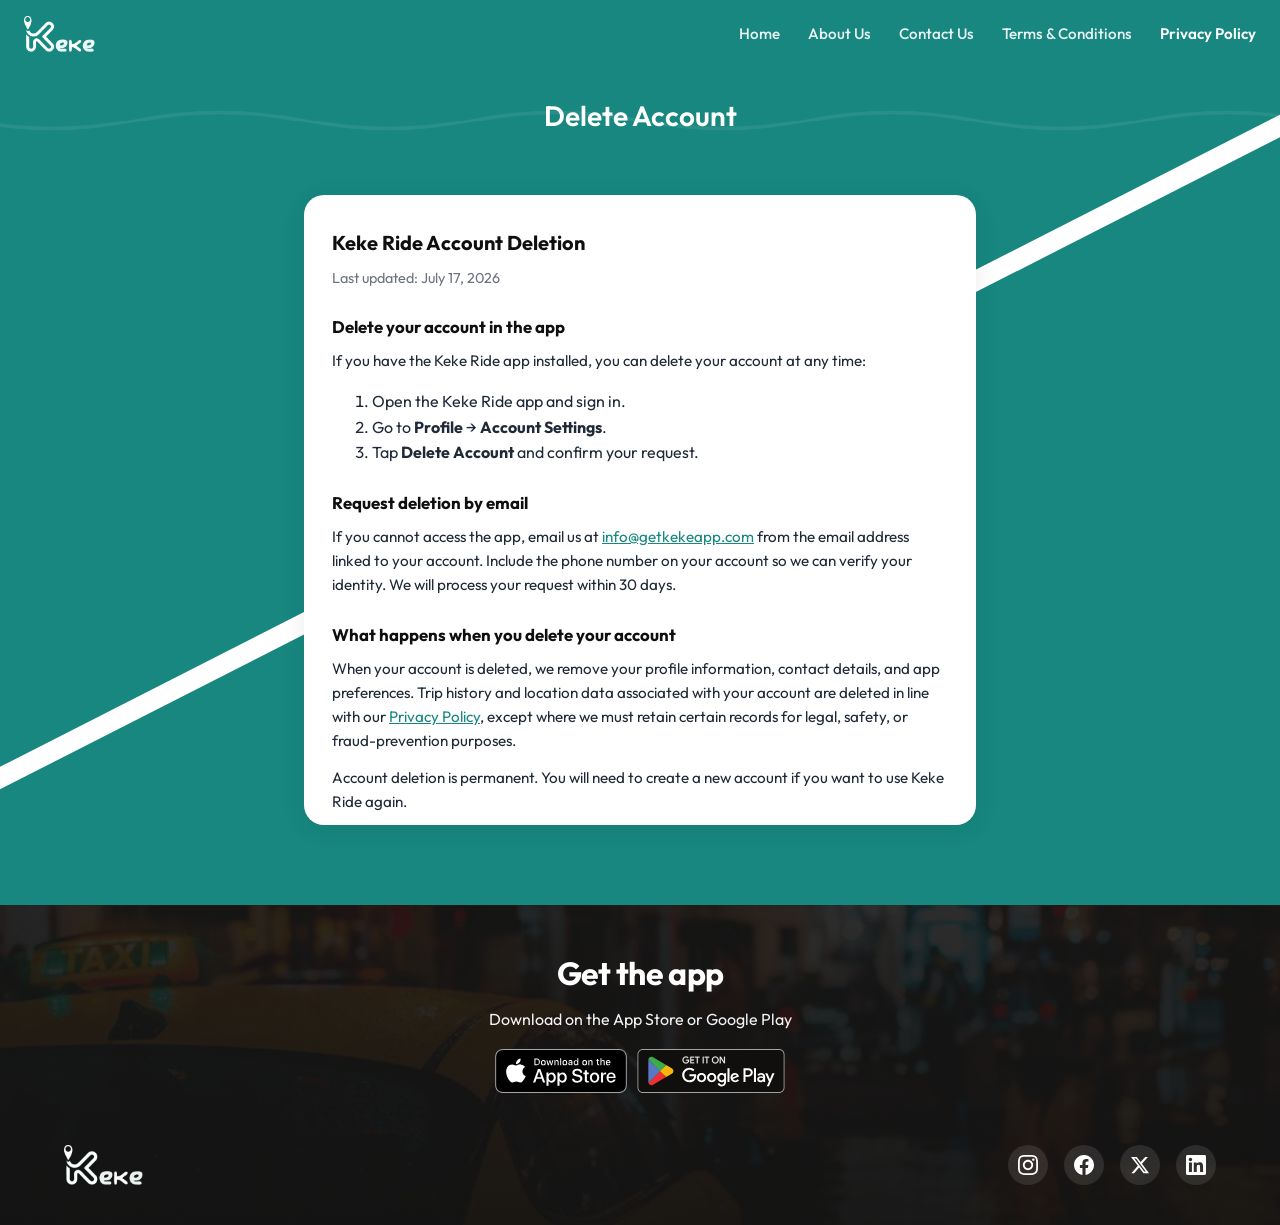
<file: delete-account.html>
<!DOCTYPE html>
<html lang="en">
<head>
  <meta charset="UTF-8" />
  <meta name="viewport" content="width=device-width, initial-scale=1.0" />
  <title>Delete Account, Keke Ride</title>
  <link rel="icon" href="assets/favicon-32.png" type="image/png" sizes="32x32" />
  <link rel="icon" href="assets/keke-favicon.png" type="image/png" sizes="1024x1024" />
  <link rel="apple-touch-icon" href="assets/apple-touch-icon.png" />
  <link rel="preconnect" href="https://fonts.googleapis.com" />
  <link rel="preconnect" href="https://fonts.gstatic.com" crossorigin />
  <link href="https://fonts.googleapis.com/css2?family=Outfit:wght@400;500;600;700&display=swap" rel="stylesheet" />
  <link rel="stylesheet" href="styles.css" />
</head>
<body class="page-legal page-privacy">
  <header class="header">
    <a href="index.html" class="logo logo--header">
      <img src="assets/keke-logo.png" alt="Keke Ride" class="logo-img" width="120" height="40" />
    </a>
    <nav class="nav" id="site-nav">
      <a href="index.html">Home</a>
      <a href="about.html">About Us</a>
      <a href="contact.html">Contact Us</a>
      <a href="terms.html">Terms & Conditions</a>
      <a href="privacy.html">Privacy Policy</a>
    </nav>
    <button type="button" class="nav-toggle" aria-label="Open menu" aria-expanded="false" aria-controls="site-nav">
      <span></span><span></span><span></span>
    </button>
  </header>

  <main class="subpage-main">
    <section class="subpage-hero">
      <h1 class="subpage-title">Delete Account</h1>
    </section>
    <div class="page-legal-deco" aria-hidden="true">
      <span class="page-legal-slit"></span>
      <img src="assets/legal-diagonal-shapes.png" alt="" class="page-legal-shapes" />
    </div>
    <div class="container container--narrow">
      <article class="content-card content-card--scroll">
        <h2>Keke Ride Account Deletion</h2>
        <p class="content-updated">Last updated: July 17, 2026</p>

        <h3>Delete your account in the app</h3>
        <p>If you have the Keke Ride app installed, you can delete your account at any time:</p>
        <ol>
          <li>Open the Keke Ride app and sign in.</li>
          <li>Go to <strong>Profile</strong> → <strong>Account Settings</strong>.</li>
          <li>Tap <strong>Delete Account</strong> and confirm your request.</li>
        </ol>

        <h3>Request deletion by email</h3>
        <p>If you cannot access the app, email us at <a href="mailto:info@getkekeapp.com?subject=Keke%20Ride%20account%20deletion%20request">info@getkekeapp.com</a> from the email address linked to your account. Include the phone number on your account so we can verify your identity. We will process your request within 30 days.</p>

        <h3>What happens when you delete your account</h3>
        <p>When your account is deleted, we remove your profile information, contact details, and app preferences. Trip history and location data associated with your account are deleted in line with our <a href="privacy.html">Privacy Policy</a>, except where we must retain certain records for legal, safety, or fraud-prevention purposes.</p>
        <p>Account deletion is permanent. You will need to create a new account if you want to use Keke Ride again.</p>

        <h3>Questions</h3>
        <p>For help with account deletion or data requests, contact us at <a href="mailto:info@getkekeapp.com">info@getkekeapp.com</a> or visit our <a href="contact.html">Contact Us</a> page.</p>
      </article>
    </div>
  </main>

  <div class="footer-cta-wrapper footer-cta-wrapper--subpage">
    <div class="footer-cta-bg" aria-hidden="true"></div>
    <section class="cta-banner">
      <div class="cta-banner-content">
        <h2 class="cta-banner-title">Get the app</h2>
        <p class="cta-banner-subtitle">Download on the App Store or Google Play</p>
        <div class="cta-banner-app-stores">
          <div class="store-badges">
            <a class="store-badge-link" href="#" aria-label="Download on the App Store">
              <img src="assets/badges/app-store-badge.svg" alt="Download on the App Store" class="store-badge-img store-badge-img--apple" width="140" height="47" loading="lazy" />
            </a>
            <a class="store-badge-link" href="https://play.google.com/store/apps/details?id=com.kekeride.app" target="_blank" rel="noopener noreferrer" aria-label="Get it on Google Play">
              <img src="assets/badges/google-play-badge.svg" alt="Get it on Google Play" class="store-badge-img store-badge-img--google" width="155" height="46" loading="lazy" />
            </a>
          </div>
        </div>
      </div>
    </section>
    <footer class="footer">
    <div class="container footer-inner">
      <a href="index.html" class="logo logo--footer">
        <img src="assets/keke-logo.png" alt="Keke Ride" class="logo-img" width="120" height="40" />
      </a>
      <div class="footer-social">
        <a href="#" aria-label="Instagram"><svg viewBox="0 0 24 24" fill="currentColor"><path d="M12 2.163c3.204 0 3.584.012 4.85.07 3.252.148 4.771 1.691 4.919 4.919.058 1.265.069 1.645.069 4.849 0 3.205-.012 3.584-.069 4.849-.149 3.225-1.664 4.771-4.919 4.919-1.266.058-1.644.07-4.85.07-3.204 0-3.584-.012-4.849-.07-3.26-.149-4.771-1.699-4.919-4.92-.058-1.265-.07-1.644-.07-4.849 0-3.204.013-3.583.07-4.849.149-3.227 1.664-4.771 4.919-4.919 1.266-.057 1.645-.069 4.849-.069zm0-2.163c-3.259 0-3.667.014-4.947.072-4.358.2-6.78 2.618-6.98 6.98-.059 1.281-.073 1.689-.073 4.948 0 3.259.014 3.668.072 4.948.2 4.358 2.618 6.78 6.98 6.98 1.281.058 1.689.072 4.948.072 3.259 0 3.668-.014 4.948-.072 4.354-.2 6.782-2.618 6.979-6.98.059-1.28.073-1.689.073-4.948 0-3.259-.014-3.667-.072-4.947-.196-4.354-2.617-6.78-6.979-6.98-1.281-.059-1.69-.073-4.949-.073zm0 5.838c-3.403 0-6.162 2.759-6.162 6.162s2.759 6.163 6.162 6.163 6.162-2.759 6.162-6.163c0-3.403-2.759-6.162-6.162-6.162zm0 10.162c-2.209 0-4-1.79-4-4 0-2.209 1.791-4 4-4s4 1.791 4 4c0 2.21-1.791 4-4 4zm6.406-11.845c-.796 0-1.441.645-1.441 1.44s.645 1.44 1.441 1.44c.795 0 1.439-.645 1.439-1.44s-.644-1.44-1.439-1.44z"/></svg></a>
        <a href="#" aria-label="Facebook"><svg viewBox="0 0 24 24" fill="currentColor"><path d="M24 12.073c0-6.627-5.373-12-12-12s-12 5.373-12 12c0 5.99 4.388 10.954 10.125 11.854v-8.385H7.078v-3.47h3.047V9.43c0-3.007 1.792-4.669 4.533-4.669 1.312 0 2.686.235 2.686.235v2.953H15.83c-1.491 0-1.956.925-1.956 1.874v2.25h3.328l-.532 3.47h-2.796v8.385C19.612 23.027 24 18.062 24 12.073z"/></svg></a>
        <a href="#" aria-label="Twitter"><svg viewBox="0 0 24 24" fill="currentColor"><path d="M18.244 2.25h3.308l-7.227 8.26 8.502 11.24H16.17l-5.214-6.817L4.99 21.75H1.68l7.73-8.835L1.254 2.25H8.08l4.713 6.231zm-1.161 17.52h1.833L7.084 4.126H5.117z"/></svg></a>
        <a href="#" aria-label="LinkedIn"><svg viewBox="0 0 24 24" fill="currentColor"><path d="M20.447 20.452h-3.554v-5.569c0-1.328-.027-3.037-1.852-3.037-1.853 0-2.136 1.445-2.136 2.939v5.667H9.351V9h3.414v1.561h.046c.477-.9 1.637-1.85 3.37-1.85 3.601 0 4.267 2.37 4.267 5.455v6.286zM5.337 7.433c-1.144 0-2.063-.926-2.063-2.065 0-1.138.92-2.063 2.063-2.063 1.14 0 2.064.925 2.064 2.063 0 1.139-.925 2.065-2.064 2.065zm1.782 13.019H3.555V9h3.564v11.452zM22.225 0H1.771C.792 0 0 .774 0 1.729v20.542C0 23.227.792 24 1.771 24h20.451C23.2 24 24 23.227 24 22.271V1.729C24 .774 23.2 0 22.222 0h.003z"/></svg></a>
      </div>
    </div>
    </footer>
  </div>

  <script src="script.js"></script>
</body>
</html>
</file>
<file: styles.css>
/* ===== Variables ===== */
:root {
  --teal: #17877f;
  --teal-light: #14b8a6;
  --teal-dark: #0f766e;
  --green: #22c55e;
  --white: #ffffff;
  --black: #0f0f0f;
  --gray-800: #1f2937;
  --gray-600: #4b5563;
  --gray-500: #6b7280;
  --gray-300: #d1d5db;
  --radius: 12px;
  --radius-lg: 20px;
  --shadow: 0 4px 24px rgba(0, 0, 0, 0.08);
  --font: 'Outfit', system-ui, sans-serif;
}

/* ===== Reset & Base ===== */
*, *::before, *::after { box-sizing: border-box; }
html {
  scroll-behavior: smooth;
  -webkit-text-size-adjust: 100%;
  overflow-x: clip;
  max-width: 100%;
}
body {
  margin: 0;
  font-family: var(--font);
  font-size: 16px;
  line-height: 1.6;
  color: var(--gray-800);
  background: var(--white);
  overflow-x: clip;
  max-width: 100%;
}

main {
  overflow-x: clip;
  max-width: 100%;
}

img { max-width: 100%; height: auto; display: block; }
a { color: inherit; text-decoration: none; }
button { font-family: inherit; cursor: pointer; border: none; background: none; }

.container {
  width: 100%;
  max-width: 1200px;
  margin: 0 auto;
  padding: 0 24px;
}

@media (max-width: 600px) {
  .container { padding: 0 16px; }
}

/* ===== Keke pattern (auto-rickshaw motif) ===== */
.keke-pattern {
  /* Vehicle pattern removed */
  pointer-events: none;
}

/* ===== Header ===== */
.header {
  position: fixed;
  top: 0;
  left: 0;
  right: 0;
  z-index: 100;
  display: flex;
  align-items: center;
  justify-content: space-between;
  padding: 16px 24px;
  background: var(--teal);
  color: var(--white);
}

@media (max-width: 600px) {
  .header { padding: 12px 16px; }
  .logo-img { height: 32px; }
}

.logo {
  display: inline-flex;
  align-items: center;
  font-weight: 700;
  color: var(--white);
}

.logo-img {
  height: 36px;
  width: auto;
  object-fit: contain;
  display: block;
}

/* Header: logo has black bg in file — blend so black becomes transparent on teal */
.logo--header .logo-img {
  mix-blend-mode: screen;
}

.logo--footer .logo-img {
  height: 40px;
}

.nav {
  display: flex;
  align-items: center;
  gap: 28px;
}

.nav a {
  color: rgba(255, 255, 255, 0.9);
  font-weight: 500;
  font-size: 0.95rem;
  transition: color 0.2s;
}

.nav a:hover {
  color: var(--white);
}

/* Active nav link (current page) */
.page-contact .nav a[href="contact.html"],
.page-about .nav a[href="about.html"],
.page-terms .nav a[href="terms.html"],
.page-privacy .nav a[href="privacy.html"] {
  font-weight: 600;
  color: var(--white);
}
.page-home .nav a[href="index.html"] { font-weight: 600; color: var(--white); }

.nav-toggle {
  display: none;
  flex-direction: column;
  gap: 5px;
  padding: 10px;
  min-width: 44px;
  min-height: 44px;
  align-items: center;
  justify-content: center;
}

.nav-toggle span {
  display: block;
  width: 24px;
  height: 2px;
  background: var(--white);
  border-radius: 1px;
  transition: transform 0.25s ease, opacity 0.2s ease;
}

.nav-toggle.is-open span:nth-child(1),
.header:has(.nav.is-open) .nav-toggle span:nth-child(1) {
  transform: translateY(7px) rotate(45deg);
}

.nav-toggle.is-open span:nth-child(2),
.header:has(.nav.is-open) .nav-toggle span:nth-child(2) {
  opacity: 0;
}

.nav-toggle.is-open span:nth-child(3),
.header:has(.nav.is-open) .nav-toggle span:nth-child(3) {
  transform: translateY(-7px) rotate(-45deg);
}

@media (max-width: 900px) {
  .header {
    flex-wrap: wrap;
  }

  .nav { display: none; }
  .nav-toggle { display: flex; }

  .header:has(.nav.is-open) {
    background: var(--teal);
  }

  .nav.is-open {
    display: flex;
    flex-direction: column;
    align-items: stretch;
    position: absolute;
    top: 100%;
    left: 0;
    right: 0;
    z-index: 1;
    background: var(--teal-dark);
    padding: 12px 16px 20px;
    gap: 4px;
    border-bottom: 1px solid rgba(255, 255, 255, 0.1);
    box-shadow: 0 16px 28px rgba(0, 0, 0, 0.22);
  }

  .nav.is-open a {
    min-height: 48px;
    padding: 12px 16px;
    display: flex;
    align-items: center;
    justify-content: flex-start;
    text-align: left;
    width: 100%;
    border-radius: 10px;
    color: rgba(255, 255, 255, 0.95);
    font-weight: 500;
    text-shadow: none;
    transition: background 0.2s ease, color 0.2s ease;
  }

  .nav.is-open a:hover,
  .nav.is-open a:focus-visible {
    background: rgba(255, 255, 255, 0.12);
    color: var(--white);
  }
}

/* ===== Hero ===== */
.hero {
  position: relative;
  min-height: 0;
  padding: 72px 0 40px;
  padding-top: max(72px, env(safe-area-inset-top, 0px));
  background: var(--teal);
  color: var(--white);
  overflow-x: clip;
  overflow-y: visible;
  width: 100%;
  max-width: 100%;
}

.hero::after {
  content: "";
  position: absolute;
  bottom: -1px;
  left: 0;
  right: 0;
  width: 100%;
  height: 120px;
  background: linear-gradient(to bottom, rgba(255, 255, 255, 0), #ffffff);
  pointer-events: none;
  z-index: 2;
}

/* Hero layers for parallax — bleed past edges to kill subpixel gaps */
.hero-bg {
  position: absolute;
  top: 0;
  bottom: 0;
  left: -3px;
  right: -3px;
  width: auto;
  z-index: 0;
  background: var(--teal);
  transform: translateY(0);
  will-change: transform;
}

/* Dotted path: separate layer so JPEG white margins don't paint on the hero */
.hero-bg-graphic {
  position: absolute;
  top: 0;
  bottom: 0;
  left: -12px;
  right: -12px;
  width: auto;
  z-index: 0;
  pointer-events: none;
  overflow: hidden;
  background-color: var(--teal);
  background-image: url("assets/hero-dotted-car.png");
  background-size: cover;
  background-position: center top;
  background-repeat: no-repeat;
  background-blend-mode: lighten;
  transform: translateY(0);
  will-change: transform;
}

.hero-diagonal {
  position: absolute;
  top: 0;
  bottom: 0;
  left: -3px;
  right: -3px;
  width: auto;
  z-index: 1;
  background: var(--teal);
  transform: translateY(0);
  will-change: transform;
  clip-path: polygon(0 0, 100% 0, 100% 38%, 0 68%);
  -webkit-clip-path: polygon(0 0, 100% 0, 100% 38%, 0 68%);
}

@media (max-width: 1024px) {
  .hero-diagonal {
    clip-path: polygon(0 0, 100% 0, 100% 45%, 0 72%);
    -webkit-clip-path: polygon(0 0, 100% 0, 100% 45%, 0 72%);
  }
}

@media (max-width: 768px) {
  .hero-diagonal {
    clip-path: polygon(0 0, 100% 0, 100% 55%, 0 78%);
    -webkit-clip-path: polygon(0 0, 100% 0, 100% 55%, 0 78%);
  }
}

/* Car animation track (dotted path graphic lives on .hero-bg) */
.hero-car-path {
  position: absolute;
  top: 0;
  left: 0;
  right: 0;
  height: 42vh;
  min-height: 220px;
  max-height: 320px;
  pointer-events: none;
  z-index: 2;
  opacity: 1;
  transform: translateZ(0);
  contain: layout style;
  overflow: visible;
}

/* Path SVG: invisible, used by JS for curve math */
.hero-car-path-svg {
  position: absolute;
  top: 0;
  left: 0;
  width: 100%;
  height: 100%;
  pointer-events: none;
  visibility: hidden;
}

/* Motion blur glow trail (desktop only — disabled on mobile for GPU) */
.hero-car-glow {
  position: absolute;
  width: 100px;
  height: 24px;
  left: 0;
  top: 0;
  z-index: 2;
  pointer-events: none;
  border-radius: 30px;
  background: linear-gradient(
    to right,
    transparent 0%,
    rgba(255, 255, 255, 0.12) 30%,
    rgba(255, 255, 255, 0.08) 70%,
    transparent 100%
  );
  transition: none;
}

@media (max-width: 767px) {
  .hero-car-glow {
    display: none;
  }
}

/* Car: body + wheels; positioned & rotated by JS */
.hero-car {
  position: absolute;
  width: 36px;
  height: 20px;
  margin-left: -18px;
  margin-top: -10px;
  left: 15%;
  top: 28%;
  z-index: 3;
  pointer-events: none;
  opacity: 0.9;
  transition: none;
  contain: layout style;
}

.hero-car-body {
  position: absolute;
  inset: 0;
  background: rgba(255, 255, 255, 0.95);
  border-radius: 6px 6px 4px 4px;
  box-shadow: 0 2px 8px rgba(0, 0, 0, 0.2);
}

.hero-car-wheel {
  position: absolute;
  width: 10px;
  height: 10px;
  bottom: 0;
  border-radius: 50%;
  background: rgba(255, 255, 255, 0.95);
  box-shadow: 0 0 0 2px rgba(0, 0, 0, 0.15);
  transform-origin: center center;
}

.hero-car-wheel--front {
  left: 4px;
}

.hero-car-wheel--back {
  right: 4px;
  left: auto;
}

.hero-shape--circle {
  position: absolute;
  bottom: -80px;
  right: -80px;
  width: 400px;
  height: 400px;
  max-width: 85vw;
  max-height: 85vw;
  border-radius: 50%;
  background: var(--white);
  opacity: 0.15;
  z-index: 2;
  pointer-events: none;
}

/* Second light green shape removed for cleaner hero */
.hero-parallelograms {
  display: none;
  pointer-events: none;
}

.hero-parallelograms-img {
  display: none;
}

.hero-inner {
  position: relative;
  z-index: 3;
  display: grid;
  grid-template-columns: 1fr 1fr;
  grid-template-areas:
    "content visual"
    "cta visual";
  gap: 24px 32px;
  align-items: center;
  padding-left: max(24px, env(safe-area-inset-left, 0px));
  padding-right: max(24px, env(safe-area-inset-right, 0px));
}

.hero-cta {
  grid-area: cta;
  align-self: start;
}

@media (max-width: 600px) {
  .hero-inner {
    padding-left: max(16px, env(safe-area-inset-left, 0px));
    padding-right: max(16px, env(safe-area-inset-right, 0px));
  }
}

.hero-content {
  grid-area: content;
  align-self: end;
  justify-self: start;
  max-width: 560px;
}

.hero-title {
  margin: 0 0 16px;
  font-size: clamp(2.25rem, 4vw, 3.25rem);
  font-weight: 700;
  line-height: 1.15;
  letter-spacing: -0.03em;
  color: #ffffff;
  text-shadow: 0 2px 12px rgba(0, 0, 0, 0.12);
}

.hero-subtitle {
  margin: 0;
  font-size: 1.125rem;
  font-weight: 400;
  line-height: 1.5;
  color: rgba(255, 255, 255, 0.88);
  max-width: 420px;
}

.hero-cta-label {
  margin: 0 0 14px;
  font-size: 0.95rem;
  font-weight: 500;
  color: rgba(255, 255, 255, 0.92);
}

.hero-app-stores {
  margin: 0;
}

/* ===== Store badges (official App Store / Google Play logos) ===== */
.store-badges {
  display: flex;
  flex-wrap: wrap;
  align-items: center;
  gap: 10px;
}

.store-badge-link {
  display: inline-flex;
  line-height: 0;
  border-radius: 8px;
  transition: transform 0.2s ease, opacity 0.2s ease;
}

.store-badge-link:hover {
  transform: translateY(-2px);
  opacity: 0.94;
}

.store-badge-link:active {
  transform: translateY(0) scale(0.98);
}

.store-badge-link:focus-visible {
  outline: 2px solid #ffffff;
  outline-offset: 3px;
}

.cta-banner .store-badge-link:focus-visible {
  outline-color: var(--teal-light);
}

.store-badge-img {
  display: block;
  height: 44px;
  width: auto;
  max-width: 160px;
  object-fit: contain;
}

.store-badge-img--apple {
  height: 44px;
}

.store-badge-img--google {
  height: 44px;
  max-width: 155px;
}

@media (prefers-reduced-motion: reduce) {
  .store-badge-link,
  .store-badge-link:hover,
  .store-badge-link:active {
    transition: none;
    transform: none;
  }
}

.btn {
  display: inline-flex;
  align-items: center;
  gap: 10px;
  padding: 12px 20px;
  font-weight: 600;
  font-size: 0.95rem;
  border-radius: var(--radius);
  transition: transform 0.2s, box-shadow 0.2s;
}

.btn:hover {
  transform: translateY(-2px);
  box-shadow: var(--shadow);
}

.btn-app {
  background: var(--gray-800);
  color: var(--white);
}

.btn-icon {
  width: 22px;
  height: 22px;
}

.btn-primary {
  background: var(--green);
  color: var(--white);
  padding: 16px 32px;
  font-size: 1.1rem;
}

.hero-visual {
  grid-area: visual;
  position: relative;
  display: flex;
  justify-content: center;
  align-items: center;
  transform: translateY(0);
  will-change: transform;
}

.hero-visual::before {
  content: "";
  position: absolute;
  width: 115%;
  height: 115%;
  left: 50%;
  top: 50%;
  transform: translate(-50%, -50%);
  border-radius: 50%;
  border: 2px solid rgba(255, 255, 255, 0.18);
  z-index: 1;
  pointer-events: none;
}

@keyframes floatHero {
  0%   { transform: translateY(0); }
  50%  { transform: translateY(-10px); }
  100% { transform: translateY(0); }
}

.hero-image-wrap {
  position: relative;
  z-index: 2;
  width: min(420px, 92vw);
  border-radius: 50%;
  overflow: hidden;
  border: 10px solid rgba(255, 255, 255, 0.35);
  box-shadow: 0 30px 60px rgba(0, 0, 0, 0.15);
  will-change: transform;
  animation: floatHero 6s ease-in-out infinite;
}

.hero-image {
  width: 100%;
  aspect-ratio: 1;
  object-fit: cover;
}

/* Scroll hint indicator */
.scroll-indicator {
  position: absolute;
  bottom: 24px;
  left: 50%;
  width: 22px;
  height: 36px;
  border: 2px solid rgba(255, 255, 255, 0.7);
  border-radius: 20px;
  transform: translateX(-50%);
  z-index: 5;
  pointer-events: none;
}

.scroll-indicator::after {
  content: "";
  position: absolute;
  top: 6px;
  left: 50%;
  width: 4px;
  height: 6px;
  background: white;
  border-radius: 2px;
  transform: translateX(-50%);
  animation: scrollDot 2s infinite;
}

@keyframes scrollDot {
  0%   { opacity: 0; transform: translate(-50%, 0); }
  50%  { opacity: 1; }
  100% { opacity: 0; transform: translate(-50%, 10px); }
}

@media (prefers-reduced-motion: reduce) {
  .hero-image-wrap,
  .hero-car {
    animation: none;
  }
}

@media (max-width: 900px) {
  .hero {
    padding: 80px 0 48px;
  }
  .hero-car-path {
    height: 55vh;
    min-height: 260px;
    max-height: 400px;
    z-index: 2;
  }
  .hero-shape--car { display: none; }
  .hero-shape--circle {
    width: min(280px, 70vw);
    height: min(280px, 70vw);
    right: max(-40px, -8vw);
    bottom: -60px;
  }
}

/* Mobile / tablet hero — clean, app-style layout */
@media (max-width: 900px) {
  .hero {
    padding: 88px 0 44px;
    text-align: center;
  }

  .hero-bg {
    background: linear-gradient(168deg, #1a9690 0%, var(--teal) 42%, #126860 100%);
  }

  .hero-bg-graphic,
  .hero-car-path,
  .hero-diagonal,
  .hero-shape--circle,
  .scroll-indicator {
    display: none !important;
  }

  .hero::after {
    height: 100px;
    background: linear-gradient(to bottom, transparent 0%, rgba(255, 255, 255, 0.35) 70%, #ffffff 100%);
  }

  .hero-inner {
    display: flex;
    flex-direction: column;
    align-items: center;
    gap: 0;
    max-width: 400px;
    margin-left: auto;
    margin-right: auto;
  }

  .hero-content,
  .hero-visual,
  .hero-cta {
    align-self: center;
    width: 100%;
  }

  .hero-content {
    order: 1;
    max-width: none;
    margin-bottom: 28px;
  }

  .hero-title {
    font-size: clamp(1.875rem, 7.5vw, 2.25rem);
    line-height: 1.2;
    margin-bottom: 14px;
    text-wrap: balance;
  }

  .hero-subtitle {
    font-size: 1rem;
    line-height: 1.55;
    margin: 0 auto;
    padding: 0 8px;
    max-width: 320px;
    color: rgba(255, 255, 255, 0.82);
  }

  .hero-visual {
    order: 2;
    margin: 0 0 28px;
    transform: none !important;
  }

  .hero-visual::before {
    display: none;
  }

  .hero-image-wrap {
    width: min(248px, 68vw);
    margin: 0 auto;
    border-width: 3px;
    border-color: rgba(255, 255, 255, 0.28);
    box-shadow: 0 20px 48px rgba(0, 0, 0, 0.18);
    animation: none;
  }

  .hero-cta {
    order: 3;
    display: flex;
    flex-direction: column;
    align-items: center;
    width: 100%;
    padding-top: 4px;
  }

  .hero-app-stores {
    width: 100%;
    display: flex;
    justify-content: center;
  }

  .hero-app-stores .store-badges {
    justify-content: center;
  }

  .store-badge-img--apple {
    height: 40px;
  }

  .store-badge-img--google {
    height: 40px;
    max-width: 145px;
  }
}

@media (max-width: 480px) {
  .hero {
    padding: 80px 0 36px;
  }

  .hero-inner {
    max-width: 100%;
  }

  .hero-content {
    margin-bottom: 24px;
  }

  .hero-title {
    font-size: 1.75rem;
  }

  .hero-visual {
    margin-bottom: 24px;
  }

  .hero-image-wrap {
    width: min(220px, 64vw);
  }

  .store-badge-img--apple {
    height: 38px;
  }

  .store-badge-img--google {
    height: 38px;
    max-width: 140px;
  }
}

/* ===== Section title ===== */
.section-title {
  text-align: center;
  font-size: clamp(1.75rem, 3vw, 2.25rem);
  font-weight: 700;
  color: var(--gray-800);
  margin: 0 0 28px;
}

@media (max-width: 768px) {
  .section-title { margin-bottom: 22px; font-size: 1.5rem; }
}

/* ===== Features ===== */
.features {
  position: relative;
  padding: 36px 0 40px;
  background: var(--white);
}

.features-bg-pattern {
  position: absolute;
  inset: 0;
  pointer-events: none;
}

.feature {
  display: grid;
  grid-template-columns: 1fr 1fr;
  gap: 28px;
  align-items: center;
  margin-bottom: 40px;
}

.feature:last-child { margin-bottom: 0; }

.feature--2 .feature-content { order: 2; }
.feature--2 .feature-visual { order: 1; }

.feature-visual--1,
.feature-visual--2 {
  position: relative;
  display: flex;
  align-items: center;
  justify-content: center;
  padding: 24px 16px;
}

.phone-wrapper {
  position: relative;
  display: flex;
  align-items: center;
  justify-content: center;
  width: 100%;
  max-width: 320px;
}

.phone-wrapper::before {
  content: '';
  position: absolute;
  width: 56%;
  height: 96%;
  background-color: #c8e8e0;
  border-radius: 12px;
  transform: translate(-50%, -50%) rotate(-60deg);
  top: 50%;
  left: 50%;
  z-index: 0;
}

.phone-wrapper--1::before {
  transform: translate(-50%, -50%) rotate(60deg);
}

/* Feature 2: Union graphic overlay on phone screen */
.feature-2-phone-wrap {
  position: relative;
}
.phone-union-overlay {
  position: absolute;
  left: 50%;
  width: 116%;
  max-width: 280px;
  height: auto;
  z-index: 0;
  pointer-events: none;
  object-fit: contain;
}

/* Feature 2: Union below phone */
.feature-2-phone-wrap .phone-union-overlay {
  top: 102%;
  transform: translate(-65%, 0);
}

/* Feature 1: Union at top, touching parallelogram — flipped and shifted top-right */
.feature-1-phone-wrap {
  position: relative;
}
.phone-union-overlay--top {
  top: -44%;
  left: 105%;
  transform: translate(-50%, 0) scaleX(-1);
}

.phone-wrapper-img {
  position: relative;
  z-index: 1;
  width: 100%;
  max-width: 232px;
  height: auto;
  display: block;
  mix-blend-mode: normal;
  filter: drop-shadow(0px 20px 40px rgba(0, 0, 0, 0.25));
}

/* Feature 3: same phone-wrapper layout, inverted parallelogram (tilt opposite direction) */
.feature-visual--3 {
  position: relative;
  display: flex;
  align-items: center;
  justify-content: center;
  padding: 24px 16px;
}

.phone-wrapper--3 {
  position: relative;
  display: flex;
  align-items: center;
  justify-content: center;
  width: 100%;
  max-width: 320px;
}

.phone-wrapper--3::before {
  content: '';
  position: absolute;
  width: 56%;
  height: 96%;
  background-color: #c8e8e0;
  border-radius: 12px;
  transform: translate(-50%, -50%) rotate(60deg);
  top: 50%;
  left: 50%;
  z-index: 0;
}

.feature-title {
  font-size: 1.6rem;
  font-weight: 700;
  color: var(--gray-800);
  margin: 0 0 10px;
}

.feature-desc {
  margin: 0;
  font-size: 1rem;
  color: var(--gray-600);
  max-width: 480px;
}

/* Phone mockup ===== */
.phone-mockup {
  max-width: 280px;
  margin: 0 auto;
  background: var(--gray-800);
  border-radius: 28px;
  padding: 10px;
  box-shadow: 0 20px 50px rgba(0, 0, 0, 0.2);
}

.phone-mockup--left { margin-left: 0; margin-right: auto; }
.phone-mockup--right { margin-left: auto; margin-right: 0; }

.phone-screen {
  background: #1a1a1a;
  border-radius: 20px;
  overflow: hidden;
  aspect-ratio: 9 / 19;
  min-height: 420px;
  padding: 16px;
  display: flex;
  flex-direction: column;
  gap: 12px;
}

/* First feature: single image only (no extra phone frame) so no double-phone */
.feature-visual--img-only {
  display: flex;
  justify-content: flex-end;
}

.feature-1-phone-img {
  max-width: 280px;
  width: 100%;
  height: auto;
  display: block;
}

.phone-screen--img {
  padding: 0;
  display: block;
}

.phone-screen-img {
  width: 100%;
  height: 100%;
  min-height: 420px;
  object-fit: cover;
  object-position: top center;
  border-radius: 20px;
  display: block;
}

.phone-screen--map .mock-map { flex: 1; }
.phone-screen--booking .mock-form { margin-top: auto; }
.phone-screen--driver { justify-content: space-between; }

.mock-map {
  background: linear-gradient(180deg, #2d3748 0%, #1a202c 100%);
  border-radius: 12px;
  flex: 1;
  min-height: 180px;
  position: relative;
}

.mock-map::after {
  content: '';
  position: absolute;
  top: 50%;
  left: 20%;
  right: 20%;
  height: 4px;
  background: var(--teal-light);
  border-radius: 2px;
  opacity: 0.6;
}

.mock-cards {
  display: flex;
  flex-direction: column;
  gap: 8px;
}

.mock-card {
  display: flex;
  align-items: center;
  gap: 10px;
  padding: 10px 12px;
  background: #2d2d2d;
  border-radius: 10px;
  font-size: 0.8rem;
  color: rgba(255,255,255,0.9);
}

.mock-avatar {
  width: 32px;
  height: 32px;
  border-radius: 50%;
  background: var(--teal);
}

.mock-form .mock-input {
  background: #2d2d2d;
  padding: 12px;
  border-radius: 8px;
  font-size: 0.85rem;
  color: var(--gray-500);
  margin-bottom: 8px;
}

.mock-options {
  display: flex;
  flex-direction: column;
  gap: 6px;
}

.mock-option {
  padding: 12px;
  background: #2d2d2d;
  border-radius: 8px;
  font-size: 0.9rem;
  color: var(--teal-light);
}

.mock-earning {
  font-size: 1.1rem;
  font-weight: 700;
  color: var(--white);
}

.mock-toggle {
  padding: 10px;
  background: var(--teal);
  border-radius: 8px;
  font-size: 0.85rem;
  color: var(--white);
  text-align: center;
}

.mock-stats {
  font-size: 0.9rem;
  color: var(--gray-500);
}

.mock-profile {
  width: 48px;
  height: 48px;
  border-radius: 50%;
  background: var(--gray-600);
}

.phone-screen--search .mock-search-bar {
  margin-top: auto;
  padding: 12px;
  background: #2d2d2d;
  border-radius: 12px;
  font-size: 0.9rem;
  color: var(--gray-500);
}

.mock-keyboard {
  height: 24px;
  margin-top: 8px;
  background: #374151;
  border-radius: 4px;
}

.phone-mockup--angled {
  transform: rotate(-8deg);
  margin: 0 auto;
}

@media (max-width: 768px) {
  .features { padding: 32px 0; }
  .feature {
    grid-template-columns: 1fr;
    gap: 24px;
    margin-bottom: 36px;
  }
  .feature:last-child { margin-bottom: 0; }
  .feature--2 .feature-content,
  .feature--2 .feature-visual { order: unset; }
  .feature-content { text-align: center; }
  .feature-desc { margin-left: auto; margin-right: auto; }
  .feature-title { font-size: 1.5rem; }
  .feature-desc { font-size: 1rem; }
  .feature-visual--1,
  .feature-visual--2,
  .feature-visual--3 { padding: 24px 16px; }
  .phone-wrapper,
  .phone-wrapper--1,
  .phone-wrapper--3 { max-width: 260px; margin: 0 auto; }
  .phone-wrapper-img { max-width: 200px; }
  .phone-mockup--left,
  .phone-mockup--right { margin: 0 auto; }
  .phone-mockup--angled { transform: rotate(-4deg); }
}

@media (max-width: 480px) {
  .features { padding: 28px 0; }
  .feature { margin-bottom: 32px; gap: 20px; }
  .phone-wrapper,
  .phone-wrapper--1,
  .phone-wrapper--3 { max-width: 220px; }
  .phone-wrapper-img { max-width: 172px; }
}

/* ===== Ride CTA section ===== */
.ride-cta {
  position: relative;
  padding: 32px 0;
  background-color: #c8e8e0;
  overflow: hidden;
}

.ride-cta-bg-pattern {
  position: absolute;
  inset: 0;
  pointer-events: none;
}

/* Parallelogram in top-right of Get a ride in minutes section */
.ride-cta-para {
  position: absolute;
  top: -8%;
  right: -4%;
  width: 42%;
  max-width: 420px;
  height: 140%;
  max-height: 600px;
  background-color: #c8e8e0;
  border-radius: 12px;
  transform: rotate(60deg);
  z-index: 0;
  pointer-events: none;
}

.ride-cta-inner {
  position: relative;
  z-index: 1;
  display: grid;
  grid-template-columns: 1fr 1fr;
  gap: 24px;
  align-items: center;
  grid-template-areas: "writeup phone";
}

.ride-cta-content {
  grid-area: writeup;
}

.ride-cta-visual {
  grid-area: phone;
}

.ride-cta-title {
  font-size: clamp(1.75rem, 3vw, 2.5rem);
  font-weight: 700;
  color: var(--gray-800);
  margin: 0 0 12px;
}

.ride-cta-desc {
  margin: 0;
  font-size: 1.05rem;
  color: var(--gray-600);
  max-width: 420px;
}

/* Phone: right column, side by side with write-up */
.ride-cta-visual {
  position: relative;
  display: flex;
  align-items: center;
  justify-content: flex-end;
  min-height: 200px;
}

.ride-cta-phone-img {
  width: 100%;
  max-width: 280px;
  height: auto;
  display: block;
  transform: rotate(14deg);
  filter: drop-shadow(0 24px 48px rgba(0, 0, 0, 0.2));
}

@media (max-width: 900px) {
  .ride-cta { padding: 28px 0; }
  .ride-cta-inner { grid-template-columns: 1fr; grid-template-areas: "writeup" "phone"; text-align: center; gap: 20px; }
  .ride-cta-visual { justify-content: center; min-height: 160px; }
  .ride-cta-desc { max-width: none; margin-left: auto; margin-right: auto; }
  .ride-cta-phone-img { max-width: 220px; }
}

@media (max-width: 480px) {
  .ride-cta { padding: 24px 0; }
  .ride-cta-inner { gap: 20px; }
  .ride-cta-title { font-size: 1.4rem; }
  .ride-cta-phone-img { max-width: 200px; }
}

/* ===== Benefits ===== */
.benefits {
  position: relative;
  padding: 40px 0;
  background: var(--white);
}

.benefits-bg-pattern {
  position: absolute;
  inset: 0;
  pointer-events: none;
}

.benefits-grid {
  position: relative;
  display: grid;
  grid-template-columns: repeat(3, 1fr);
  gap: 20px;
}

.benefit-card {
  text-align: center;
  padding: 24px 16px;
  background: var(--white);
  border-radius: var(--radius-lg);
  box-shadow: var(--shadow);
  transition: transform 0.2s, box-shadow 0.2s;
}

.benefit-card:hover {
  transform: translateY(-4px);
  box-shadow: 0 12px 32px rgba(0, 0, 0, 0.1);
}

.benefit-icon-wrap {
  width: 56px;
  height: 56px;
  margin: 0 auto 12px;
  border-radius: 50%;
  background: var(--teal);
  display: flex;
  align-items: center;
  justify-content: center;
}

.benefit-icon-svg {
  width: 28px;
  height: 28px;
  color: var(--white);
}

.benefit-title {
  font-size: 1.2rem;
  font-weight: 700;
  color: var(--gray-800);
  margin: 0 0 8px;
}

.benefit-desc {
  margin: 0;
  font-size: 0.95rem;
  color: var(--gray-600);
  line-height: 1.5;
}

@media (max-width: 768px) {
  .benefits { padding: 32px 0; }
  .benefits-grid { grid-template-columns: 1fr; gap: 20px; }
  .benefit-card { padding: 28px 20px; }
  .benefit-icon-wrap { width: 56px; height: 56px; margin-bottom: 16px; }
  .benefit-icon-svg { width: 28px; height: 28px; }
  .benefit-title { font-size: 1.1rem; }
  .benefit-desc { font-size: 0.9rem; }
}

@media (max-width: 480px) {
  .benefits { padding: 28px 0; }
  .benefits-grid { gap: 16px; }
  .benefit-card { padding: 24px 16px; }
}

/* ===== Testimonials ===== */
.testimonials {
  position: relative;
  padding: 40px 0;
  background: var(--white);
}

.testimonials-bg-pattern {
  position: absolute;
  inset: 0;
  pointer-events: none;
}

.testimonial-slider {
  position: relative;
  max-width: 900px;
  margin: 0 auto;
}

.testimonial-card {
  display: none;
  grid-template-columns: 280px 1fr;
  gap: 28px;
  align-items: center;
  padding: 24px;
  background: var(--white);
  border-radius: var(--radius-lg);
  box-shadow: var(--shadow);
}

.testimonial-card.testimonial-card--active {
  display: grid;
}

.testimonial-image-wrap {
  position: relative;
  border-radius: 20px;
  overflow: hidden;
  clip-path: polygon(0 0, 100% 0, 100% 85%, 0 100%);
  background: var(--white);
  aspect-ratio: 4/5;
}

.testimonial-image-wrap::after {
  content: "";
  position: absolute;
  inset: 0;
  background: linear-gradient(
    to bottom right,
    transparent 50%,
    rgba(255, 255, 255, 0.4) 85%,
    var(--white) 100%
  );
  pointer-events: none;
}

.testimonial-image {
  width: 100%;
  height: 100%;
  object-fit: cover;
}

.testimonial-quote {
  margin: 0 0 16px;
  font-size: 1.1rem;
  color: var(--gray-600);
  line-height: 1.7;
  font-style: normal;
}

.testimonial-author {
  display: block;
  font-weight: 700;
  font-size: 1.1rem;
  color: var(--gray-800);
  font-style: normal;
  margin-bottom: 14px;
}

.testimonial-nav {
  display: flex;
  gap: 12px;
}

.testimonial-btn {
  width: 44px;
  height: 44px;
  border-radius: 10px;
  background: var(--teal);
  color: var(--white);
  font-size: 1.2rem;
  display: flex;
  align-items: center;
  justify-content: center;
  transition: background 0.2s;
}

.testimonial-btn:hover {
  background: var(--teal-dark);
}

@media (max-width: 768px) {
  .testimonials { padding: 32px 0; }
  .testimonial-card.testimonial-card--active {
    display: grid;
  }
  .testimonial-card {
    grid-template-columns: 1fr;
    gap: 24px;
    padding: 24px 20px;
  }
  .testimonial-image-wrap { max-width: 240px; margin: 0 auto; }
  .testimonial-quote { font-size: 1rem; margin-bottom: 16px; }
  .testimonial-author { margin-bottom: 16px; }
}

@media (max-width: 480px) {
  .testimonials { padding: 28px 0; }
  .testimonial-card { padding: 20px 16px; gap: 20px; }
  .testimonial-image-wrap { max-width: 200px; }
}

/* ===== CTA + Footer wrapper (shared taxi background) ===== */
.footer-cta-wrapper {
  position: relative;
  color: var(--white);
  overflow: hidden;
}

.footer-cta-bg {
  position: absolute;
  inset: 0;
  background: var(--black) url("assets/footer-taxi.png") center bottom / cover no-repeat;
  opacity: 0.92;
}

.footer-cta-bg::after {
  content: "";
  position: absolute;
  inset: 0;
  background: linear-gradient(to bottom, rgba(0, 0, 0, 0.45) 0%, rgba(0, 0, 0, 0.85) 100%);
  pointer-events: none;
}

/* Subpages: CTA banner + footer so taxi image has room to show */
.footer-cta-wrapper--subpage {
  min-height: 320px;
  display: flex;
  flex-direction: column;
  justify-content: flex-end;
}
.footer-cta-wrapper--subpage .footer {
  width: 100%;
}

/* Contact page: no min-height so no white gap between hero and footer (desktop + mobile) */
.page-contact .subpage-main {
  min-height: 0;
}
.page-contact .footer-cta-wrapper--subpage {
  min-height: 0;
  justify-content: flex-start;
}

/* ===== CTA Banner ===== */
.cta-banner {
  position: relative;
  z-index: 1;
  padding: 32px 24px 28px;
  text-align: center;
  color: var(--white);
}

.cta-banner-content {
  position: relative;
}

.cta-banner-title {
  font-size: clamp(1.5rem, 3vw, 2rem);
  font-weight: 700;
  margin: 0 0 8px;
  letter-spacing: -0.02em;
}

.cta-banner-subtitle {
  margin: 0 0 16px;
  font-size: 1rem;
  opacity: 0.95;
}

.cta-banner-app-stores {
  display: flex;
  justify-content: center;
}

.cta-banner-app-stores .store-badges {
  justify-content: center;
}

@media (max-width: 768px) {
  .cta-banner { padding: 28px 24px 22px; }
  .cta-banner-title { font-size: 1.4rem; }
  .cta-banner-subtitle { font-size: 0.95rem; margin-bottom: 16px; }
}

@media (max-width: 480px) {
  .cta-banner { padding: 24px 16px 18px; }
  .cta-banner-title { font-size: 1.3rem; }
  .store-badges {
    width: 100%;
    justify-content: center;
    gap: 8px;
  }
  .store-badge-img--apple {
    height: 38px;
  }
  .store-badge-img--google {
    height: 38px;
    max-width: 140px;
  }
}

/* ===== Footer ===== */
.footer {
  position: relative;
  z-index: 1;
  color: var(--white);
  padding: 24px 24px 40px;
}

.footer-inner {
  display: flex;
  align-items: center;
  justify-content: space-between;
  flex-wrap: wrap;
  gap: 24px;
}

.footer-social {
  display: flex;
  gap: 16px;
}

.footer-social a {
  width: 40px;
  height: 40px;
  border-radius: 50%;
  background: rgba(255, 255, 255, 0.1);
  color: var(--white);
  display: flex;
  align-items: center;
  justify-content: center;
  transition: background 0.2s, color 0.2s;
}

@media (max-width: 600px) {
  .footer { padding: 20px 16px 32px; }
  .footer-inner {
    flex-direction: column;
    text-align: center;
    gap: 20px;
  }
  .footer-social a {
    width: 44px;
    height: 44px;
  }
  .footer-social svg { width: 22px; height: 22px; }
}

.footer-social a:hover {
  background: var(--teal);
  color: var(--white);
}

.footer-social svg {
  width: 20px;
  height: 20px;
}

/* ===== Subpages (Terms, Privacy, About, Contact) ===== */
.subpage-main {
  padding-top: 70px;
  min-height: 100vh;
  padding-left: env(safe-area-inset-left, 0);
  padding-right: env(safe-area-inset-right, 0);
}

/* Legal & subpage hero strip */
.subpage-hero {
  background: var(--teal);
  color: var(--white);
  padding: 24px 24px 32px;
  position: relative;
}
.subpage-hero::before {
  content: "";
  position: absolute;
  top: 0;
  left: 0;
  right: 0;
  bottom: 0;
  background: url("data:image/svg+xml,%3Csvg xmlns='http://www.w3.org/2000/svg' viewBox='0 0 200 60' opacity='0.08'%3E%3Cpath d='M0 30 Q50 20 100 30 T200 30' stroke='%23fff' fill='none' stroke-width='2'/%3E%3C/svg%3E") repeat-x bottom center;
  pointer-events: none;
}
.subpage-title {
  margin: 0;
  font-size: 1.5rem;
  font-weight: 600;
  text-align: center;
}
@media (min-width: 600px) {
  .subpage-title { font-size: 1.75rem; }
}

/* Terms / Privacy: narrow container + content card */
.container--narrow {
  max-width: 720px;
  margin-left: auto;
  margin-right: auto;
  padding-top: 24px;
  padding-bottom: 48px;
}
.page-legal .subpage-main {
  background: var(--teal);
  padding-bottom: 32px;
  position: relative;
}

/* Legal pages: white diagonal slit + diagonal shapes on green background */
.page-legal-deco {
  position: absolute;
  inset: 0;
  pointer-events: none;
  z-index: 0;
  overflow: hidden;
}
.page-legal-slit {
  position: absolute;
  left: 50%;
  top: 50%;
  width: 200vmax;
  height: 20px;
  background: var(--white);
  transform: translate(-50%, -50%) rotate(-27deg);
}
.page-legal-shapes {
  position: absolute;
  top: 50%;
  left: 50%;
  transform: translate(-50%, -50%);
  max-width: 85%;
  max-height: 85%;
  width: auto;
  height: auto;
  object-fit: contain;
  opacity: 0.35;
}
.page-legal .container--narrow {
  position: relative;
  z-index: 1;
}

.content-card {
  background: var(--white);
  border-radius: var(--radius-lg);
  padding: 32px 28px;
  box-shadow: var(--shadow);
  color: var(--gray-800);
  word-wrap: break-word;
  overflow-wrap: break-word;
}
.content-card--scroll {
  max-height: 70vh;
  overflow-y: auto;
  -webkit-overflow-scrolling: touch;
}
.content-card h2 {
  margin: 0 0 8px;
  font-size: 1.25rem;
  color: var(--black);
}
.content-card .content-updated {
  margin: 0 0 24px;
  font-size: 0.9rem;
  color: var(--gray-500);
}
.content-card h3 {
  margin: 24px 0 8px;
  font-size: 1.05rem;
  color: var(--black);
}
.content-card h3:first-of-type { margin-top: 0; }
.content-card p {
  margin: 0 0 12px;
  font-size: 0.95rem;
  line-height: 1.6;
}
.content-card a {
  color: var(--teal);
  text-decoration: underline;
}
.content-card-actions {
  display: flex;
  gap: 12px;
  margin-top: 32px;
  padding-top: 24px;
  border-top: 1px solid var(--gray-300);
}
.content-card-actions .btn { min-width: 100px; }

/* Buttons (shared) */
.btn {
  display: inline-flex;
  align-items: center;
  justify-content: center;
  padding: 12px 24px;
  border-radius: var(--radius);
  font-weight: 600;
  font-size: 0.95rem;
  transition: background 0.2s, color 0.2s, border-color 0.2s;
}
.btn-primary {
  background: var(--teal);
  color: var(--white);
}
.btn-primary:hover { background: var(--teal-dark); }
.btn-outline {
  background: transparent;
  color: var(--gray-800);
  border: 2px solid var(--gray-300);
}
.btn-outline:hover { border-color: var(--teal); color: var(--teal); }
.btn-outline--light {
  border-color: rgba(255,255,255,0.8);
  color: var(--white);
}
.btn-outline--light:hover { border-color: var(--white); background: rgba(255,255,255,0.1); }
.btn--lg { padding: 14px 28px; }

/* Standalone footer (no CTA wrapper) */
.footer--standalone {
  background: var(--teal);
  margin-top: 0;
}
.footer--dark {
  background: var(--gray-800);
}
.footer--dark .footer-social a:hover {
  background: var(--teal);
}
.footer-copyright {
  margin: 0;
  padding: 12px 24px 24px;
  text-align: center;
  font-size: 0.875rem;
  color: rgba(255,255,255,0.7);
}

/* ===== About page ===== */
.about-intro {
  position: relative;
  padding: 48px 0 56px;
  color: var(--white);
}
.about-intro-bg {
  position: absolute;
  inset: 0;
  background: var(--teal);
  z-index: 0;
}
.about-intro-inner {
  position: relative;
  z-index: 1;
  text-align: center;
}
.about-intro-heading {
  margin: 0 0 16px;
  font-size: 1.75rem;
  font-weight: 700;
}
.about-intro-text {
  margin: 0 auto 24px;
  max-width: 560px;
  font-size: 1rem;
  line-height: 1.6;
  opacity: 0.95;
}
.about-intro-app-stores {
  display: flex;
  justify-content: center;
}

.about-intro-app-stores .store-badges {
  justify-content: center;
}

.about-mission {
  padding: 48px 0 56px;
  background: var(--white);
}
.about-mission-content .about-section-title:not(:first-of-type) {
  margin-top: 24px;
}
.about-mission-grid {
  display: grid;
  grid-template-columns: 1fr 1fr;
  gap: 40px;
  align-items: center;
}
@media (max-width: 768px) {
  .about-mission-grid { grid-template-columns: 1fr; }
}
.about-section-title {
  margin: 0 0 12px;
  font-size: 1.25rem;
  font-weight: 700;
  color: var(--gray-800);
}
.about-mission-content p {
  margin: 0 0 20px;
  font-size: 0.95rem;
}
.about-mission-images {
  display: grid;
  grid-template-columns: 1fr 1fr;
  gap: 12px;
}
.about-mission-img {
  width: 100%;
  aspect-ratio: 1;
  object-fit: cover;
  border-radius: var(--radius);
  display: block;
}
.about-section-title--spaced {
  margin-top: 28px;
}
.about-why-list {
  margin: 0 0 8px;
  padding-left: 24px;
  max-width: 540px;
}
.about-why-list li {
  margin-bottom: 12px;
  font-size: 0.95rem;
  line-height: 1.5;
}

.about-offer {
  position: relative;
  padding: 48px 0 56px;
  color: var(--white);
}
.about-offer-bg {
  position: absolute;
  inset: 0;
  background: var(--black) url("assets/footer-taxi.png") center bottom / cover no-repeat;
  opacity: 0.92;
  z-index: 0;
}
.about-offer-bg::after {
  content: "";
  position: absolute;
  inset: 0;
  background: linear-gradient(to bottom, rgba(0, 0, 0, 0.45) 0%, rgba(0, 0, 0, 0.85) 100%);
  pointer-events: none;
}
.about-offer .container { position: relative; z-index: 1; }
.about-section-title--light {
  color: var(--white);
  margin-bottom: 8px;
}
.about-offer-list {
  margin: 0 0 32px;
  padding-left: 24px;
  font-size: 0.95rem;
  color: rgba(255,255,255,0.95);
  max-width: 560px;
}
.about-offer-list li {
  margin-bottom: 10px;
  line-height: 1.5;
}
.about-offer-cards {
  display: block;
  max-width: 560px;
  margin: 0 auto;
}
.about-features-cards-img {
  width: 100%;
  height: auto;
  display: block;
  border-radius: var(--radius-lg);
}

.about-footer-cta {
  position: relative;
  padding: 32px 0;
  overflow: hidden;
  color: var(--white);
}
.about-footer-cta::before {
  content: "";
  position: absolute;
  inset: 0;
  background: var(--black) url("assets/footer-taxi.png") center bottom / cover no-repeat;
  opacity: 0.92;
  z-index: 0;
}
.about-footer-cta::after {
  content: "";
  position: absolute;
  inset: 0;
  background: linear-gradient(to bottom, rgba(0, 0, 0, 0.45) 0%, rgba(0, 0, 0, 0.85) 100%);
  pointer-events: none;
  z-index: 1;
}
.about-footer-cta .container { position: relative; z-index: 2; }
.about-safety-wrap {
  display: flex;
  align-items: center;
  justify-content: space-between;
  flex-wrap: wrap;
  gap: 16px;
}
.about-safety-logo {
  font-weight: 700;
  font-size: 1.1rem;
}
.about-safety-buttons {
  display: flex;
  gap: 12px;
}

/* ===== Contact page ===== */
.contact-info-block {
  position: relative;
  padding: 40px 0 48px;
  color: var(--white);
  overflow: hidden;
}
.contact-info-bg {
  position: absolute;
  inset: 0;
  background: var(--teal);
  z-index: 0;
}
.contact-info-inner {
  position: relative;
  z-index: 1;
}
.contact-info-grid {
  display: grid;
  grid-template-columns: repeat(3, 1fr);
  gap: 24px;
  max-width: 800px;
  margin: 0 auto;
}
@media (max-width: 768px) {
  .contact-info-grid {
    grid-template-columns: 1fr;
    gap: 16px;
  }
}
.contact-info-item {
  display: block;
  padding: 20px;
  border-radius: var(--radius);
  background: rgba(255,255,255,0.12);
  color: inherit;
  text-decoration: none;
  transition: background 0.2s;
  border: 1px solid rgba(255,255,255,0.08);
}
.contact-info-item:hover {
  background: rgba(255,255,255,0.15);
}
.contact-info-label {
  display: block;
  font-size: 0.8rem;
  text-transform: uppercase;
  letter-spacing: 0.05em;
  opacity: 0.85;
  margin-bottom: 4px;
}
.contact-info-value {
  font-weight: 600;
  font-size: 1rem;
}

.contact-hero {
  position: relative;
  min-height: 320px;
  margin-bottom: 0;
}
/* Desktop: taller hero so the full image shows (no white space cutoff) */
@media (min-width: 769px) {
  .contact-hero,
  .contact-hero-overlay {
    min-height: 56vh;
  }
  .contact-hero-overlay {
    padding: 56px 24px 48px;
  }
}
.contact-hero-image-wrap {
  position: absolute;
  inset: 0;
  background: var(--teal-dark);
}
.contact-hero-image {
  width: 100%;
  height: 100%;
  object-fit: cover;
  object-position: center center;
}
.contact-hero-overlay {
  position: relative;
  z-index: 1;
  min-height: 320px;
  display: flex;
  flex-direction: column;
  align-items: center;
  justify-content: flex-end;
  padding: 48px 24px 40px;
  background: linear-gradient(to top, rgba(15,15,15,0.92) 0%, rgba(15,15,15,0.4) 50%, transparent 100%);
  color: var(--white);
  text-align: center;
}
.contact-hero-text {
  margin: 0 0 20px;
  font-size: 1.25rem;
  font-weight: 600;
  max-width: 420px;
}
@media (min-width: 600px) {
  .contact-hero-text { font-size: 1.5rem; }
}

/* ===== Subpages: mobile optimizations ===== */
@media (max-width: 768px) {
  .subpage-main {
    padding-top: 64px;
  }
  .subpage-hero {
    padding: 20px 16px 24px;
  }
  .subpage-title {
    font-size: 1.35rem;
  }
  .container--narrow {
    padding: 20px 16px 28px;
  }
  .content-card {
    padding: 24px 20px;
    border-radius: var(--radius);
  }
  .content-card--scroll {
    max-height: 65vh;
    -webkit-overflow-scrolling: touch;
  }
  .content-card h2 { font-size: 1.15rem; }
  .content-card h3 { font-size: 1rem; margin-top: 20px; }
  .content-card p { font-size: 0.9rem; }
  .content-card-actions {
    flex-direction: column;
    margin-top: 24px;
    padding-top: 20px;
    gap: 10px;
  }
  .content-card-actions .btn {
    min-width: 100%;
    min-height: 48px;
  }
  /* Legal pages (Terms + Privacy): readability and tap targets */
  .page-legal .container--narrow {
    padding-left: 16px;
    padding-right: 16px;
  }
  .page-legal-slit {
    height: 52px;
  }
  .page-legal .content-card {
    margin: 0 4px;
  }
  .page-legal .content-card p {
    line-height: 1.65;
  }
  .page-legal .content-card a {
    padding: 6px 8px;
    margin: -6px -8px;
    border-radius: 4px;
  }
  .page-legal .subpage-main {
    padding-bottom: 24px;
    min-height: 0;
  }
  .page-legal .container--narrow {
    padding-bottom: 24px;
  }
  .about-intro {
    padding: 32px 0 40px;
  }
  .about-intro-heading {
    font-size: 1.5rem;
  }
  .about-intro-text {
    font-size: 0.95rem;
    padding: 0 8px;
  }
  .about-mission {
    padding: 32px 0 40px;
  }
  .about-mission-grid {
    gap: 28px;
  }
  .about-mission-content {
    order: 1;
  }
  .about-mission-images {
    order: 2;
    gap: 10px;
  }
  .about-section-title {
    font-size: 1.15rem;
  }
  .about-mission-content p {
    font-size: 0.9rem;
  }
  .about-why-list {
    max-width: none;
    padding-left: 20px;
  }
  .about-why-list li {
    font-size: 0.9rem;
  }
  .about-offer {
    padding: 32px 0 40px;
  }
  .about-offer-list {
    font-size: 0.9rem;
    margin-bottom: 24px;
    padding-left: 20px;
  }
  .about-footer-cta {
    padding: 24px 0;
  }
  .about-safety-wrap {
    flex-direction: column;
    align-items: center;
    text-align: center;
    gap: 16px;
  }
  .about-safety-buttons {
    flex-direction: column;
    width: 100%;
    max-width: 280px;
  }
  .about-safety-buttons .btn {
    width: 100%;
    min-height: 48px;
  }
  .contact-info-block {
    padding: 28px 0 36px;
  }
  .contact-info-grid {
    gap: 12px;
  }
  .contact-info-item {
    padding: 18px 16px;
    min-height: 72px;
    display: flex;
    flex-direction: column;
    justify-content: center;
  }
  .contact-hero,
  .contact-hero-overlay {
    min-height: 280px;
  }
  .contact-hero-overlay {
    padding: 32px 16px 28px;
  }
  .contact-hero-text {
    font-size: 1.15rem;
    margin-bottom: 16px;
  }
  .contact-hero-overlay .btn--lg {
    min-height: 48px;
    padding: 14px 24px;
  }
  /* All subpages on mobile: footer wrapper only as tall as content */
  .footer-cta-wrapper--subpage {
    min-height: 0;
  }
  .footer-copyright {
    padding: 12px 16px 20px;
    font-size: 0.8rem;
  }
}

@media (max-width: 480px) {
  .subpage-main {
    padding-top: 60px;
  }
  .subpage-hero {
    padding: 16px 12px 20px;
  }
  .subpage-title {
    font-size: 1.25rem;
  }
  .container--narrow {
    padding: 16px 12px 20px;
  }
  .content-card {
    padding: 20px 16px;
  }
  .content-card--scroll {
    max-height: 60vh;
  }
  .page-legal .container--narrow {
    padding-left: 12px;
    padding-right: 12px;
    padding-bottom: 16px;
  }
  .page-legal .content-card {
    margin: 0 2px;
    padding: 18px 14px;
  }
  .page-legal .content-card h3 {
    margin-top: 18px;
  }
  .page-legal-slit {
    height: 64px;
  }
  .about-intro {
    padding: 24px 0 32px;
  }
  .about-intro-heading {
    font-size: 1.35rem;
  }
  .about-mission {
    padding: 24px 0 32px;
  }
  .about-offer {
    padding: 24px 0 32px;
  }
  .about-offer-list {
    margin-bottom: 20px;
  }
  .contact-info-block {
    padding: 24px 0 28px;
  }
  .contact-hero,
  .contact-hero-overlay {
    min-height: 240px;
  }
  .contact-hero-overlay {
    padding: 24px 12px 20px;
  }
  .contact-hero-text {
    font-size: 1.05rem;
  }
}
</file>
